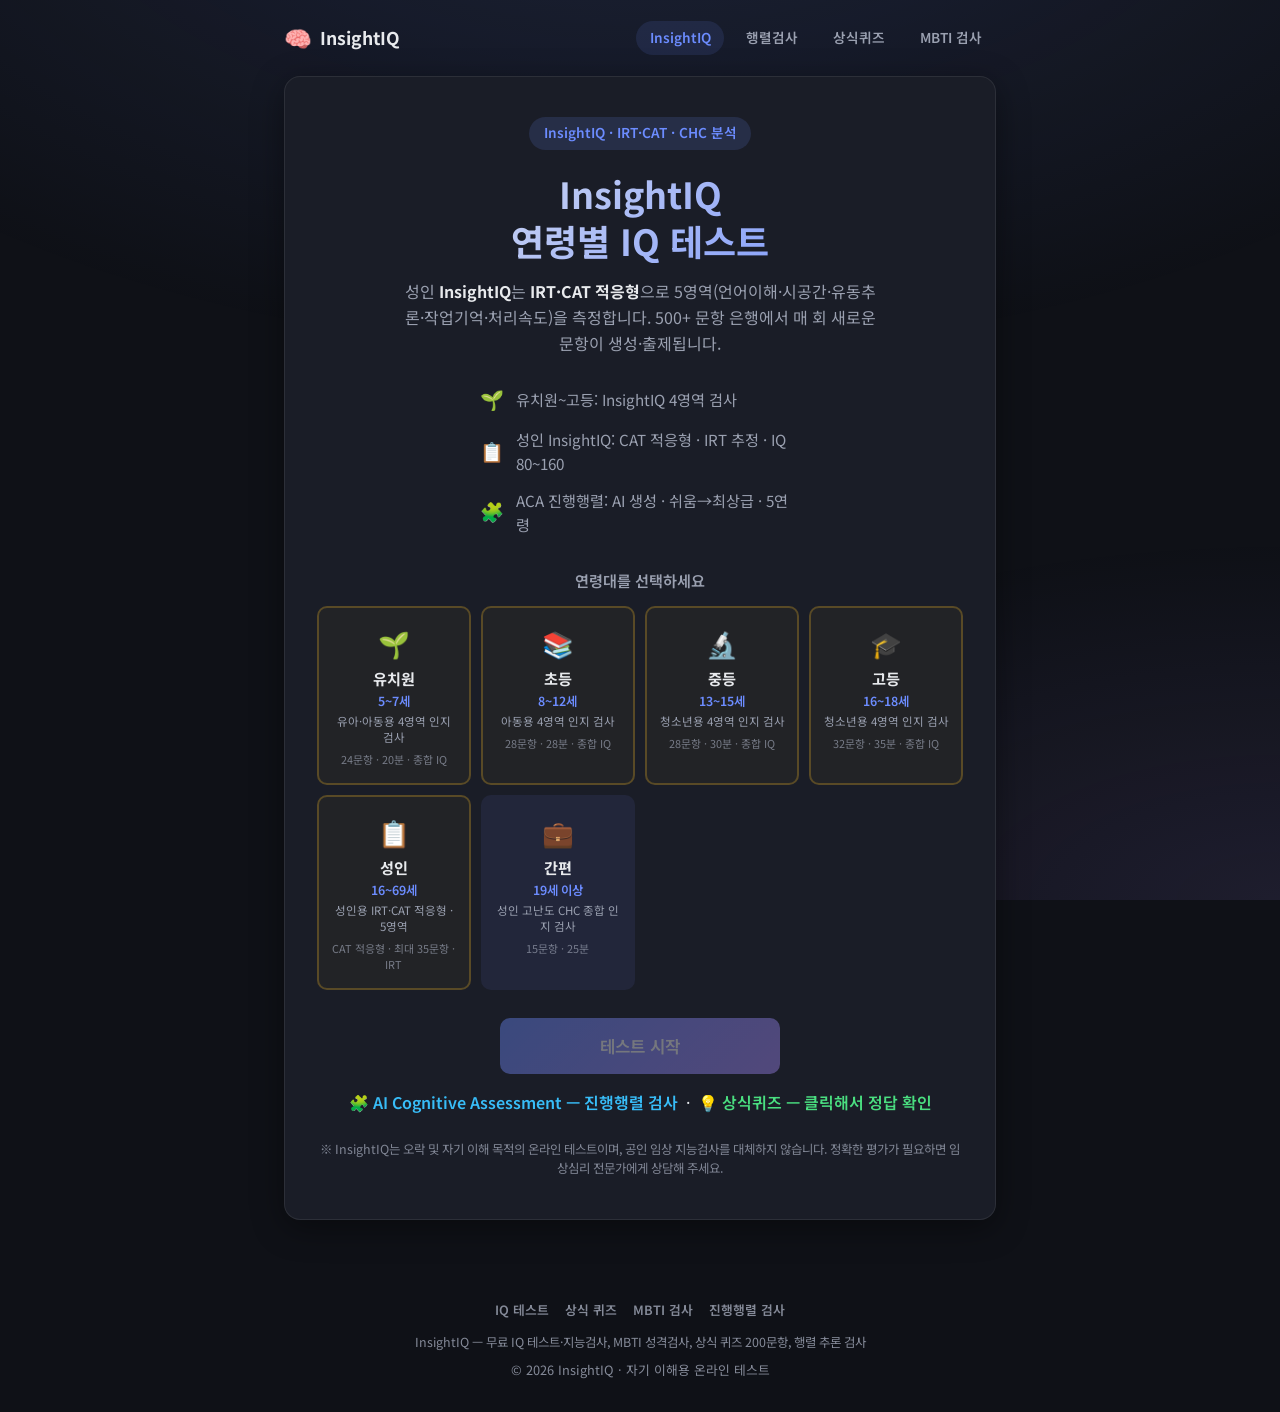
<file: index.html>
<!DOCTYPE html>
<html lang="ko">
<head>
  <meta charset="UTF-8">
  <meta name="viewport" content="width=device-width, initial-scale=1.0">
  <meta http-equiv="Cache-Control" content="no-cache, no-store, must-revalidate">
  <title>IQ 테스트 무료 | InsightIQ 연령별 지능검사</title>
  <meta name="description" content="무료 IQ 테스트 InsightIQ. 유치원·초등·중고등·성인 연령별 지능검사, IRT·CAT 적응형. MBTI 검사, 상식 퀴즈 200문항, 진행행렬 검사까지 한곳에서.">
  <meta name="keywords" content="IQ 테스트, IQ 테스트 무료, 지능검사, 지능테스트, IQ 검사, 연령별 IQ, 무료 IQ, InsightIQ">
  <meta name="robots" content="index, follow">
  <link rel="canonical" href="https://kyungrock.github.io/iq-mbti-test/">
  <meta property="og:site_name" content="InsightIQ">
  <meta property="og:locale" content="ko_KR">
  <meta property="og:type" content="website">
  <meta property="og:title" content="IQ 테스트 무료 | InsightIQ 연령별 지능검사">
  <meta property="og:description" content="무료 IQ 테스트·연령별 지능검사. MBTI, 상식 퀴즈, 진행행렬 검사도 InsightIQ에서.">
  <meta property="og:url" content="https://kyungrock.github.io/iq-mbti-test/">
  <meta name="twitter:card" content="summary">
  <meta name="twitter:title" content="IQ 테스트 무료 | InsightIQ">
  <meta name="twitter:description" content="연령별 무료 IQ 테스트·지능검사. MBTI·상식퀴즈·행렬검사 포함.">
  <script type="application/ld+json">
  {
    "@context": "https://schema.org",
    "@type": "WebSite",
    "name": "InsightIQ",
    "alternateName": ["IQ 테스트", "IQ 테스트 무료", "지능검사"],
    "url": "https://kyungrock.github.io/iq-mbti-test/",
    "inLanguage": "ko",
    "description": "무료 IQ 테스트, MBTI 검사, 상식 퀴즈, 진행행렬 인지검사를 제공하는 InsightIQ",
    "hasPart": [
      { "@type": "WebPage", "name": "IQ 테스트", "url": "https://kyungrock.github.io/iq-mbti-test/index.html" },
      { "@type": "WebPage", "name": "상식 퀴즈", "url": "https://kyungrock.github.io/iq-mbti-test/quiz.html" },
      { "@type": "WebPage", "name": "MBTI 검사", "url": "https://kyungrock.github.io/iq-mbti-test/mbti.html" },
      { "@type": "WebPage", "name": "진행행렬 검사", "url": "https://kyungrock.github.io/iq-mbti-test/aca.html" }
    ]
  }
  </script>
  <link rel="preconnect" href="https://fonts.googleapis.com">
  <link rel="preconnect" href="https://fonts.gstatic.com" crossorigin>
  <link href="https://fonts.googleapis.com/css2?family=Noto+Sans+KR:wght@400;500;600;700&family=JetBrains+Mono:wght@500&display=swap" rel="stylesheet">
  <link rel="stylesheet" href="css/style.css?v=4">
</head>
<body>
  <div class="bg-pattern" aria-hidden="true"></div>

  <header class="site-header site-header-nav">
    <a href="index.html" class="logo">
      <span class="logo-icon">🧠</span>
      <span class="logo-text">InsightIQ</span>
    </a>
    <nav class="site-nav">
      <a href="index.html" class="active">InsightIQ</a>
      <a href="aca.html">행렬검사</a>
      <a href="quiz.html">상식퀴즈</a>
      <a href="mbti.html">MBTI 검사</a>
    </nav>
  </header>

  <main id="app">
    <!-- 시작 화면 -->
    <section id="screen-start" class="screen active">
      <div class="card hero-card">
        <div class="hero-badge">InsightIQ · IRT·CAT · CHC 분석</div>
        <h1>InsightIQ<br>연령별 IQ 테스트</h1>
        <p class="hero-desc">
          성인 <strong>InsightIQ</strong>는 <strong>IRT·CAT 적응형</strong>으로 5영역(언어이해·시공간·유동추론·작업기억·처리속도)을 측정합니다.
          500+ 문항 은행에서 매 회 새로운 문항이 생성·출제됩니다.
        </p>
        <ul class="feature-list">
          <li>
            <span class="feature-icon">🌱</span>
            <span>유치원~고등: InsightIQ 4영역 검사</span>
          </li>
          <li>
            <span class="feature-icon">📋</span>
            <span>성인 InsightIQ: CAT 적응형 · IRT 추정 · IQ 80~160</span>
          </li>
          <li>
            <span class="feature-icon">🧩</span>
            <span>ACA 진행행렬: AI 생성 · 쉬움→최상급 · 5연령</span>
          </li>
        </ul>

        <div class="age-select-section">
          <h2 class="age-select-title">연령대를 선택하세요</h2>
          <div id="age-levels" class="age-level-grid" role="radiogroup" aria-label="연령대 선택"></div>
        </div>

        <button id="btn-start" class="btn btn-primary btn-lg" disabled>테스트 시작</button>
        <p style="text-align:center;margin-top:1rem;">
          <a href="aca.html" style="color:#38bdf8;text-decoration:none;font-weight:600;">🧩 AI Cognitive Assessment — 진행행렬 검사</a>
          &nbsp;·&nbsp;
          <a href="quiz.html" style="color:#4ade80;text-decoration:none;font-weight:600;">💡 상식퀴즈 — 클릭해서 정답 확인</a>
        </p>
        <p class="disclaimer">
          ※ InsightIQ는 오락 및 자기 이해 목적의 온라인 테스트이며, 공인 임상 지능검사를 대체하지 않습니다.
          정확한 평가가 필요하면 임상심리 전문가에게 상담해 주세요.
        </p>
      </div>
    </section>

    <!-- 테스트 화면 -->
    <section id="screen-test" class="screen">
      <div class="test-header">
        <div class="level-chip" id="test-level-chip"></div>
        <div class="progress-wrap">
          <div class="progress-bar">
            <div id="progress-fill" class="progress-fill"></div>
          </div>
          <span id="progress-text" class="progress-text">1 / 15</span>
        </div>
        <div id="timer" class="timer" aria-live="polite">
          <span class="timer-icon">⏱</span>
          <span id="timer-value">20:00</span>
        </div>
      </div>

      <div class="card question-card">
        <span id="category-badge" class="category-badge">논리</span>
        <h2 id="question-text" class="question-text"></h2>
        <div id="question-visual" class="question-visual" hidden></div>
        <div id="options" class="options" role="radiogroup" aria-labelledby="question-text"></div>
      </div>

      <div class="test-nav">
        <button id="btn-prev" class="btn btn-ghost" disabled>이전</button>
        <button id="btn-next" class="btn btn-primary">다음</button>
      </div>
    </section>

    <!-- 결과 화면 -->
    <section id="screen-result" class="screen">
      <div class="card result-card">
        <div class="result-age-badge" id="result-age-badge"></div>

        <div class="result-header">
          <p class="result-label" id="result-iq-label">추정 IQ <span class="result-norm">(연령 규준)</span></p>
          <div id="iq-score" class="iq-score">—</div>
          <p id="core-score" class="core-score" hidden>핵심 능력 지수 <span id="core-value">—</span></p>
          <p id="iq-level" class="iq-level"></p>
          <p id="iq-classification-desc" class="iq-classification-desc"></p>
        </div>

        <div class="result-stats">
          <div class="stat">
            <span class="stat-value" id="stat-correct">0</span>
            <span class="stat-label">정답</span>
          </div>
          <div class="stat">
            <span class="stat-value" id="stat-total">15</span>
            <span class="stat-label">총 문항</span>
          </div>
          <div class="stat">
            <span class="stat-value" id="stat-time">—</span>
            <span class="stat-label">소요 시간</span>
          </div>
          <div class="stat">
            <span class="stat-value" id="stat-percentile">—</span>
            <span class="stat-label">백분위</span>
          </div>
        </div>

        <div class="analysis-section">
          <h3>종합 분석</h3>
          <p id="result-summary" class="analysis-text"></p>
        </div>

        <div class="analysis-section" id="iq-index-section" hidden>
          <h3>InsightIQ 영역별 점수</h3>
          <div id="iq-index-bars"></div>
        </div>

        <div class="analysis-section">
          <h3 id="profile-section-title">인지 영역 프로필 (CHC)</h3>
          <div id="domain-bars"></div>
          <div id="cognitive-profile" class="cognitive-profile"></div>
        </div>

        <div class="category-breakdown" id="category-section">
          <h3 id="category-section-title">세부 영역별 성적</h3>
          <div id="category-bars"></div>
        </div>

        <div class="category-breakdown" id="iq-detail-section" hidden>
          <h3>InsightIQ 세부 항목별 성적</h3>
          <div id="iq-detail-bars"></div>
        </div>

        <div class="analysis-grid">
          <div class="analysis-box strength-box">
            <h4>💪 강점 영역</h4>
            <p id="strength-text"></p>
          </div>
          <div class="analysis-box weakness-box">
            <h4>📌 보완 영역</h4>
            <p id="weakness-text"></p>
          </div>
        </div>

        <div class="analysis-section">
          <h3>연령대 비교 해석</h3>
          <p id="comparison-text" class="analysis-text"></p>
        </div>

        <div class="analysis-section recommendations">
          <h3>맞춤 학습 권장</h3>
          <ul id="recommendations-list" class="recommendations-list"></ul>
        </div>

        <div class="result-actions">
          <button id="btn-retry" class="btn btn-primary">다시 테스트</button>
          <button id="btn-share" class="btn btn-ghost">결과 공유</button>
        </div>
      </div>
    </section>
  </main>

  <footer class="site-footer">
    <nav class="site-footer-nav" aria-label="InsightIQ 메뉴">
      <a href="index.html">IQ 테스트</a>
      <a href="quiz.html">상식 퀴즈</a>
      <a href="mbti.html">MBTI 검사</a>
      <a href="aca.html">진행행렬 검사</a>
    </nav>
    <p class="site-footer-desc">InsightIQ — 무료 IQ 테스트·지능검사, MBTI 성격검사, 상식 퀴즈 200문항, 행렬 추론 검사</p>
    <p>© 2026 InsightIQ · 자기 이해용 온라인 테스트</p>
  </footer>

  <script src="js/shuffle.js?v=4"></script>
  <script src="js/insightiq-levels.js?v=4"></script>
  <script src="js/questions.js?v=4"></script>
  <script src="js/adult-questions.js?v=4"></script>
  <script src="js/questions-extra.js?v=4"></script>
  <script src="js/insightiq-irt.js?v=4"></script>
  <script src="js/insightiq-generator.js?v=4"></script>
  <script src="js/insightiq-cat.js?v=4"></script>
  <script src="js/insightiq-youth-questions.js?v=4"></script>
  <script src="js/analysis.js?v=4"></script>
  <script src="js/insightiq-analysis.js?v=4"></script>
  <script src="js/app.js?v=6"></script>
</body>
</html>
</file>
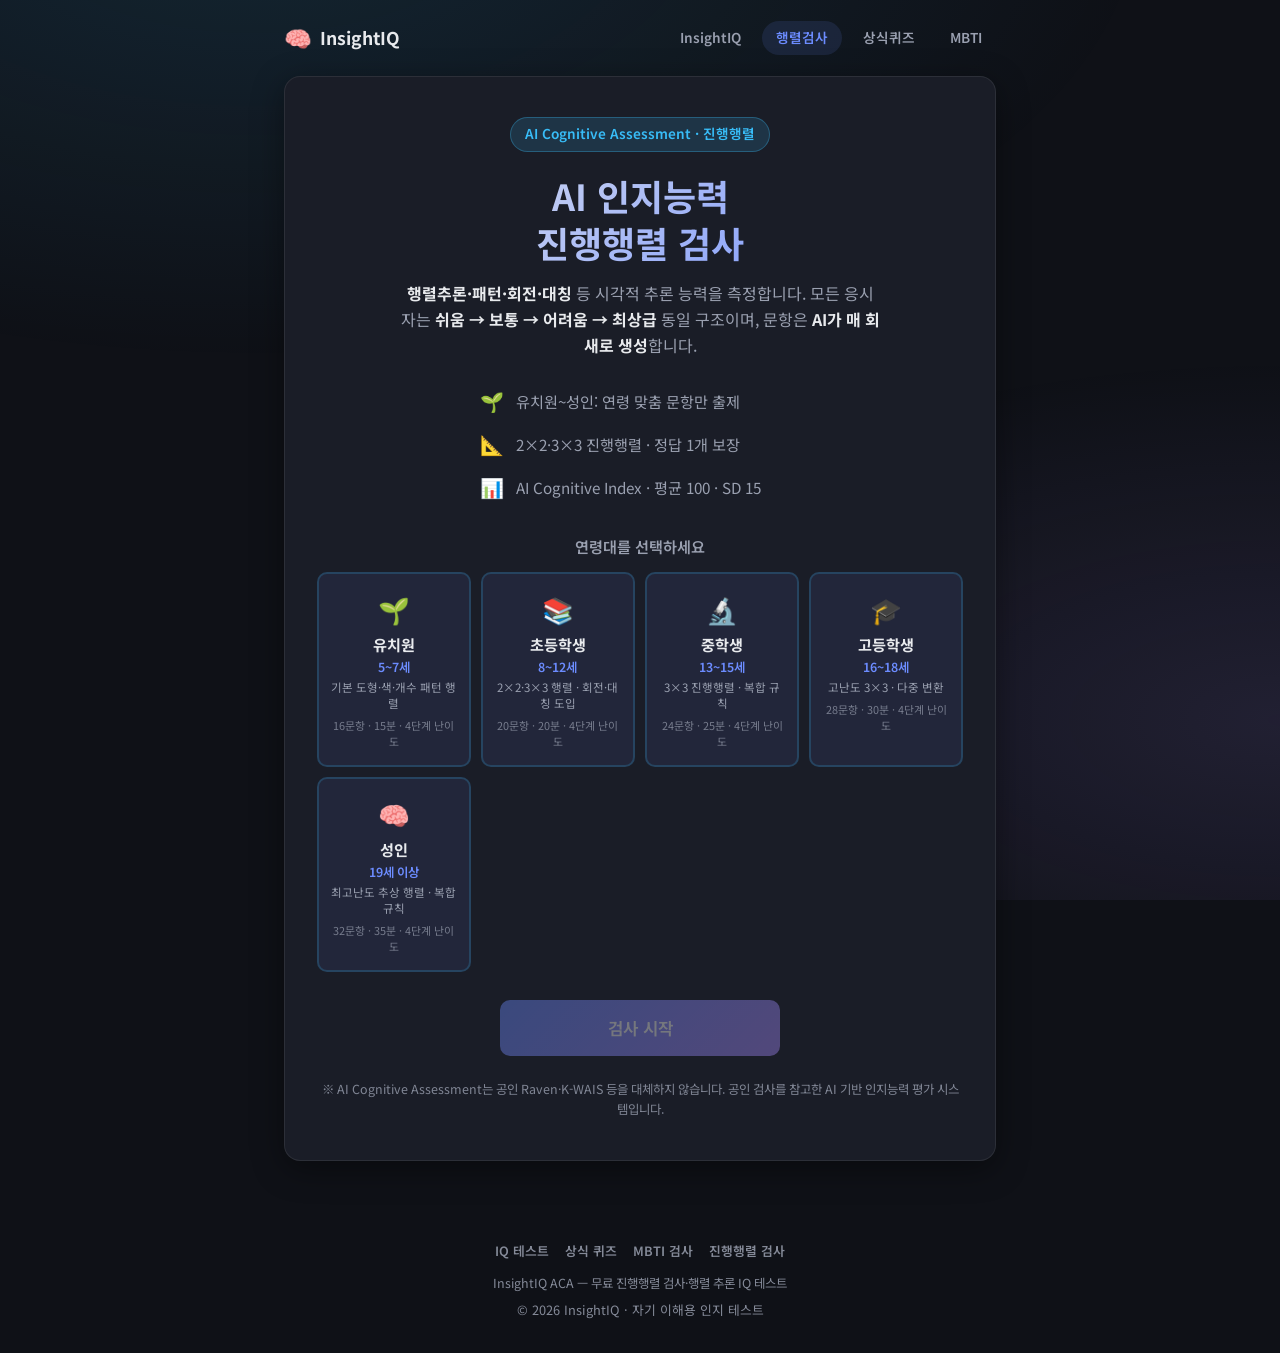
<file: aca.html>
<!DOCTYPE html>
<html lang="ko">
<head>
  <meta charset="UTF-8">
  <meta name="viewport" content="width=device-width, initial-scale=1.0">
  <meta http-equiv="Cache-Control" content="no-cache, no-store, must-revalidate">
  <title>진행행렬 검사 무료 | IQ 행렬 추론 테스트 ACA</title>
  <meta name="description" content="무료 진행행렬 검사 ACA. 레이븐형 행렬 추론·IQ 관련 인지검사. 연령별 쉬움~최상급, 매 회 AI 생성 문항. InsightIQ 행렬검사.">
  <meta name="keywords" content="진행행렬 검사, 행렬 검사, 레이븐 검사, IQ 행렬, 추론 검사, 인지검사, ACA, 행렬 IQ">
  <meta name="robots" content="index, follow">
  <link rel="canonical" href="https://kyungrock.github.io/iq-mbti-test/aca.html">
  <meta property="og:site_name" content="InsightIQ">
  <meta property="og:locale" content="ko_KR">
  <meta property="og:type" content="website">
  <meta property="og:title" content="진행행렬 검사 무료 | InsightIQ ACA">
  <meta property="og:description" content="연령별 진행행렬 추론 검사. IQ·인지능력 행렬 테스트.">
  <meta property="og:url" content="https://kyungrock.github.io/iq-mbti-test/aca.html">
  <meta name="twitter:card" content="summary">
  <meta name="twitter:title" content="진행행렬 검사 무료 | InsightIQ">
  <meta name="twitter:description" content="무료 ACA 진행행렬 검사 — 행렬 추론·인지검사.">
  <link rel="preconnect" href="https://fonts.googleapis.com">
  <link rel="preconnect" href="https://fonts.gstatic.com" crossorigin>
  <link href="https://fonts.googleapis.com/css2?family=Noto+Sans+KR:wght@400;500;600;700&family=JetBrains+Mono:wght@500&display=swap" rel="stylesheet">
  <link rel="stylesheet" href="css/style.css?v=5">
  <link rel="stylesheet" href="css/aca.css?v=5">
</head>
<body>
  <div class="bg-pattern aca-bg" aria-hidden="true"></div>

  <header class="site-header site-header-nav">
    <a href="index.html" class="logo">
      <span class="logo-icon">🧠</span>
      <span class="logo-text">InsightIQ</span>
    </a>
    <nav class="site-nav">
      <a href="index.html">InsightIQ</a>
      <a href="aca.html" class="active">행렬검사</a>
      <a href="quiz.html">상식퀴즈</a>
      <a href="mbti.html">MBTI</a>
    </nav>
  </header>

  <main id="app">
    <section id="screen-start" class="screen active">
      <div class="card hero-card">
        <div class="hero-badge aca-badge">AI Cognitive Assessment · 진행행렬</div>
        <h1>AI 인지능력<br>진행행렬 검사</h1>
        <p class="hero-desc">
          <strong>행렬추론·패턴·회전·대칭</strong> 등 시각적 추론 능력을 측정합니다.
          모든 응시자는 <strong>쉬움 → 보통 → 어려움 → 최상급</strong> 동일 구조이며,
          문항은 <strong>AI가 매 회 새로 생성</strong>합니다.
        </p>
        <ul class="feature-list">
          <li><span class="feature-icon">🌱</span><span>유치원~성인: 연령 맞춤 문항만 출제</span></li>
          <li><span class="feature-icon">📐</span><span>2×2·3×3 진행행렬 · 정답 1개 보장</span></li>
          <li><span class="feature-icon">📊</span><span>AI Cognitive Index · 평균 100 · SD 15</span></li>
        </ul>

        <div class="age-select-section">
          <h2 class="age-select-title">연령대를 선택하세요</h2>
          <div id="age-levels" class="age-level-grid" role="radiogroup" aria-label="연령대 선택"></div>
        </div>

        <button id="btn-start" class="btn btn-primary btn-lg" disabled>검사 시작</button>
        <p class="disclaimer">
          ※ AI Cognitive Assessment는 공인 Raven·K-WAIS 등을 대체하지 않습니다.
          공인 검사를 참고한 AI 기반 인지능력 평가 시스템입니다.
        </p>
      </div>
    </section>

    <section id="screen-test" class="screen">
      <div class="test-header">
        <div class="level-chip" id="test-level-chip"></div>
        <div id="tier-chip" class="tier-chip tier-1">쉬움</div>
        <div class="progress-wrap">
          <div class="progress-bar">
            <div id="progress-fill" class="progress-fill"></div>
          </div>
          <span id="progress-text" class="progress-text">1 / 16</span>
        </div>
        <div id="timer" class="timer" aria-live="polite">
          <span class="timer-icon">⏱</span>
          <span id="timer-value">15:00</span>
        </div>
      </div>

      <div class="card question-card aca-question-card">
        <h2 id="question-text" class="question-text">빈 칸에 들어갈 도형을 고르세요.</h2>
        <div id="matrix-wrap" class="aca-matrix-wrap"></div>
        <div id="options" class="aca-options" role="radiogroup" aria-labelledby="question-text"></div>
      </div>

      <div class="test-nav">
        <button id="btn-prev" class="btn btn-ghost" disabled>이전</button>
        <button id="btn-next" class="btn btn-primary">다음</button>
      </div>
    </section>

    <section id="screen-result" class="screen">
      <div class="card result-card">
        <div class="result-age-badge" id="result-age-badge"></div>

        <div class="result-header">
          <p class="result-label aca-index-label">AI Cognitive Index <span>(연령 규준 · 평균 100, SD 15)</span></p>
          <div id="iq-score" class="iq-score">—</div>
          <p id="reliability-line" class="core-score">신뢰도 <span id="reliability-value">—</span></p>
          <p id="iq-level" class="iq-level"></p>
          <p id="iq-classification-desc" class="iq-classification-desc"></p>
        </div>

        <div class="result-stats">
          <div class="stat">
            <span class="stat-value" id="stat-correct">0</span>
            <span class="stat-label">정답</span>
          </div>
          <div class="stat">
            <span class="stat-value" id="stat-total">16</span>
            <span class="stat-label">총 문항</span>
          </div>
          <div class="stat">
            <span class="stat-value" id="stat-time">—</span>
            <span class="stat-label">소요 시간</span>
          </div>
          <div class="stat reliability-stat">
            <span class="stat-value" id="stat-percentile">—</span>
            <span class="stat-label">백분위</span>
          </div>
        </div>

        <div class="analysis-section">
          <h3>종합 분석</h3>
          <p id="result-summary" class="analysis-text"></p>
        </div>

        <div class="analysis-section">
          <h3>영역별 점수</h3>
          <div id="domain-bars"></div>
        </div>

        <div class="analysis-section aca-tier-bars">
          <h3>난이도별 수행</h3>
          <div id="tier-bars"></div>
        </div>

        <div class="analysis-grid">
          <div class="analysis-box strength-box">
            <h4>💪 강점</h4>
            <p id="strength-text"></p>
          </div>
          <div class="analysis-box weakness-box">
            <h4>📌 약점</h4>
            <p id="weakness-text"></p>
          </div>
        </div>

        <div class="analysis-section">
          <h3>연령대 내 순위 해석</h3>
          <p id="comparison-text" class="analysis-text"></p>
        </div>

        <div class="analysis-section recommendations">
          <h3>훈련 권장</h3>
          <ul id="recommendations-list" class="recommendations-list"></ul>
        </div>

        <div class="analysis-section">
          <h3>인지 프로필</h3>
          <div id="cognitive-profile" class="cognitive-profile"></div>
        </div>

        <div class="result-actions">
          <button id="btn-retry" class="btn btn-primary">다시 검사</button>
          <button id="btn-share" class="btn btn-ghost">결과 공유</button>
        </div>
      </div>
    </section>
  </main>

  <footer class="site-footer">
    <nav class="site-footer-nav" aria-label="InsightIQ 메뉴">
      <a href="index.html">IQ 테스트</a>
      <a href="quiz.html">상식 퀴즈</a>
      <a href="mbti.html">MBTI 검사</a>
      <a href="aca.html">진행행렬 검사</a>
    </nav>
    <p class="site-footer-desc">InsightIQ ACA — 무료 진행행렬 검사·행렬 추론 IQ 테스트</p>
    <p>© 2026 InsightIQ · 자기 이해용 인지 테스트</p>
  </footer>

  <script src="js/shuffle.js?v=5"></script>
  <script src="js/insightiq-irt.js?v=5"></script>
  <script src="js/analysis.js?v=5"></script>
  <script src="js/aca-config.js?v=5"></script>
  <script src="js/aca-matrix-engine.js?v=5"></script>
  <script src="js/aca-generator.js?v=5"></script>
  <script src="js/aca-analysis.js?v=5"></script>
  <script src="js/aca-app.js?v=5"></script>
</body>
</html>
</file>
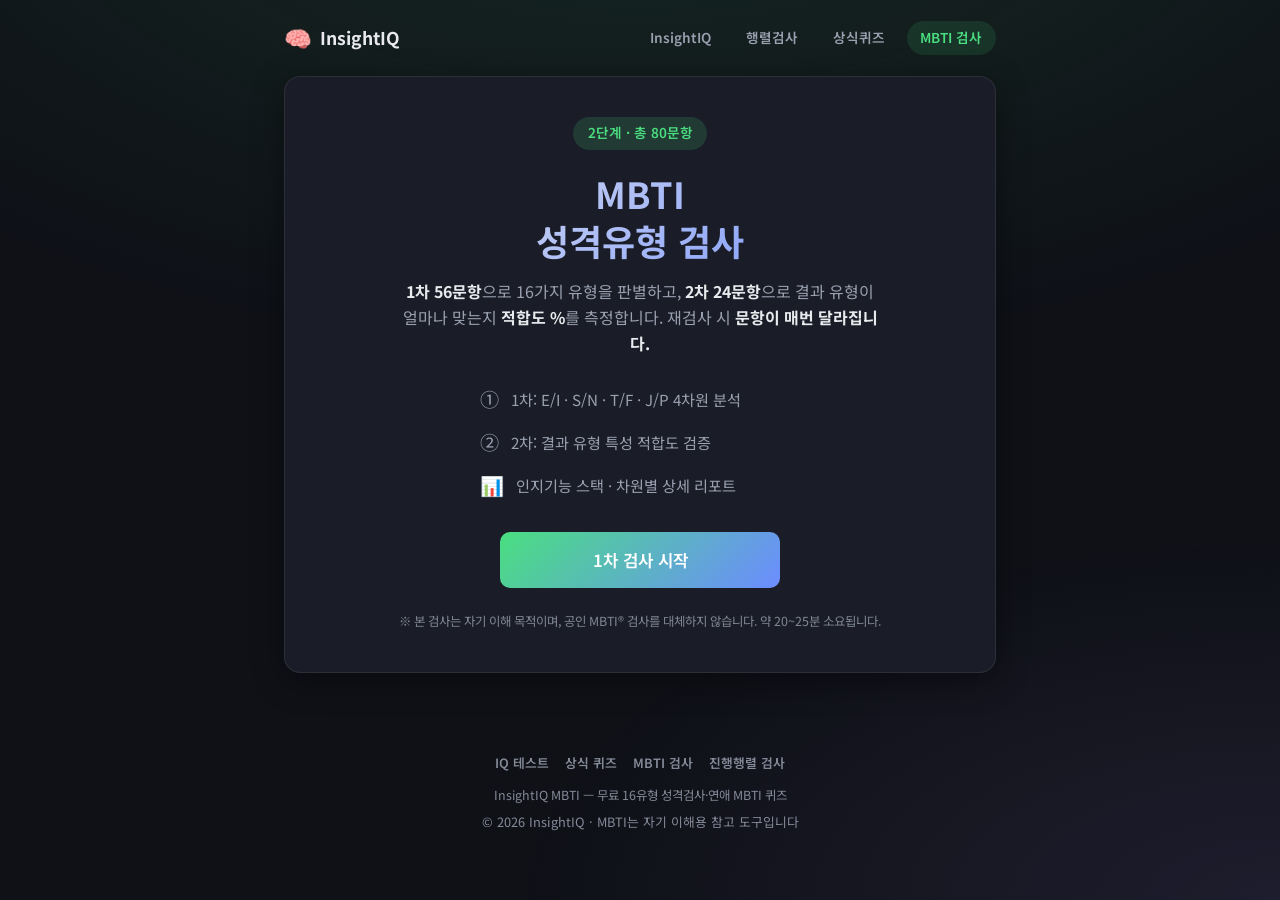
<file: mbti.html>
<!DOCTYPE html>
<html lang="ko">
<head>
  <meta charset="UTF-8">
  <meta name="viewport" content="width=device-width, initial-scale=1.0">
  <title>MBTI 검사 무료 | 연애 성격유형 테스트 80문항</title>
  <meta name="description" content="무료 MBTI 검사 80문항. 16가지 성격유형 분석 + 유형별 2차 검사. 연애 MBTI 상식 퀴즈도 InsightIQ에서 함께 즐기세요.">
  <meta name="keywords" content="MBTI 검사, MBTI 테스트, MBTI 무료, 성격유형검사, 연애 MBTI, 16유형, MBTI 연애">
  <meta name="robots" content="index, follow">
  <link rel="canonical" href="https://kyungrock.github.io/iq-mbti-test/mbti.html">
  <meta property="og:site_name" content="InsightIQ">
  <meta property="og:locale" content="ko_KR">
  <meta property="og:type" content="website">
  <meta property="og:title" content="MBTI 검사 무료 | InsightIQ">
  <meta property="og:description" content="80문항 MBTI 성격유형 검사. 1차 유형 + 2차 적합도 분석.">
  <meta property="og:url" content="https://kyungrock.github.io/iq-mbti-test/mbti.html">
  <meta name="twitter:card" content="summary">
  <meta name="twitter:title" content="MBTI 검사 무료 | InsightIQ">
  <meta name="twitter:description" content="무료 MBTI 80문항 — 16유형 성격·연애 성향 분석.">
  <link rel="preconnect" href="https://fonts.googleapis.com">
  <link rel="preconnect" href="https://fonts.gstatic.com" crossorigin>
  <link href="https://fonts.googleapis.com/css2?family=Noto+Sans+KR:wght@400;500;600;700&family=JetBrains+Mono:wght@500&display=swap" rel="stylesheet">
  <link rel="stylesheet" href="css/style.css">
  <link rel="stylesheet" href="css/mbti.css">
</head>
<body>
  <div class="bg-pattern mbti-bg" aria-hidden="true"></div>

  <header class="site-header site-header-nav">
    <a href="index.html" class="logo">
      <span class="logo-icon">🧠</span>
      <span class="logo-text">InsightIQ</span>
    </a>
    <nav class="site-nav">
      <a href="index.html">InsightIQ</a>
      <a href="aca.html">행렬검사</a>
      <a href="quiz.html">상식퀴즈</a>
      <a href="mbti.html" class="active">MBTI 검사</a>
    </nav>
  </header>

  <main id="app">
    <!-- 시작 -->
    <section id="screen-start" class="screen active">
      <div class="card hero-card">
        <div class="hero-badge mbti-badge">2단계 · 총 80문항</div>
        <h1>MBTI<br>성격유형 검사</h1>
        <p class="hero-desc">
          <strong>1차 56문항</strong>으로 16가지 유형을 판별하고,
          <strong>2차 24문항</strong>으로 결과 유형이 얼마나 맞는지 <strong>적합도 %</strong>를 측정합니다.
          재검사 시 <strong>문항이 매번 달라집니다.</strong>
        </p>
        <ul class="feature-list">
          <li><span class="feature-icon">①</span><span>1차: E/I · S/N · T/F · J/P 4차원 분석</span></li>
          <li><span class="feature-icon">②</span><span>2차: 결과 유형 특성 적합도 검증</span></li>
          <li><span class="feature-icon">📊</span><span>인지기능 스택 · 차원별 상세 리포트</span></li>
        </ul>
        <button id="btn-start" class="btn btn-primary btn-lg mbti-btn">1차 검사 시작</button>
        <p class="disclaimer">※ 본 검사는 자기 이해 목적이며, 공인 MBTI® 검사를 대체하지 않습니다. 약 20~25분 소요됩니다.</p>
      </div>
    </section>

    <!-- 1차 검사 -->
    <section id="screen-phase1" class="screen">
      <div class="test-header">
        <div class="phase-chip">1차 검사 · 유형 판별</div>
        <div class="progress-wrap">
          <div class="progress-bar"><div id="p1-progress-fill" class="progress-fill mbti-fill"></div></div>
          <span id="p1-progress-text" class="progress-text">1 / 56</span>
        </div>
      </div>
      <div class="card question-card">
        <p class="phase-instruction">나에게 해당하는 정도를 선택하세요</p>
        <h2 id="p1-question-text" class="question-text"></h2>
        <div id="p1-likert" class="likert-scale"></div>
      </div>
      <div class="test-nav">
        <button id="p1-prev" class="btn btn-ghost" disabled>이전</button>
        <button id="p1-next" class="btn btn-primary mbti-btn">다음</button>
      </div>
    </section>

    <!-- 1차 완료 → 2차 안내 -->
    <section id="screen-bridge" class="screen">
      <div class="card hero-card bridge-card">
        <p class="bridge-label">1차 검사 완료</p>
        <div id="bridge-type" class="bridge-type">INTJ</div>
        <p id="bridge-type-name" class="bridge-type-name">전략가</p>
        <p id="bridge-desc" class="bridge-desc"></p>
        <div class="bridge-dims" id="bridge-dims"></div>
        <p class="bridge-next">
          이제 <strong>2차 적합도 검사</strong>를 진행합니다.<br>
          결과 유형의 특성 24가지가 나에게 얼마나 해당되는지 확인합니다.
        </p>
        <button id="btn-phase2" class="btn btn-primary btn-lg mbti-btn">2차 검사 시작 (24문항)</button>
      </div>
    </section>

    <!-- 2차 검사 -->
    <section id="screen-phase2" class="screen">
      <div class="test-header">
        <div class="phase-chip phase-chip-2">2차 검사 · 유형 적합도</div>
        <div class="progress-wrap">
          <div class="progress-bar"><div id="p2-progress-fill" class="progress-fill mbti-fill"></div></div>
          <span id="p2-progress-text" class="progress-text">1 / 24</span>
        </div>
      </div>
      <div class="card question-card">
        <div class="verify-type-tag" id="p2-type-tag">INTJ</div>
        <p class="phase-instruction">아래 문장이 나에게 얼마나 해당되나요?</p>
        <h2 id="p2-question-text" class="question-text"></h2>
        <div id="p2-likert" class="likert-scale"></div>
      </div>
      <div class="test-nav">
        <button id="p2-prev" class="btn btn-ghost" disabled>이전</button>
        <button id="p2-next" class="btn btn-primary mbti-btn">다음</button>
      </div>
    </section>

    <!-- 최종 결과 -->
    <section id="screen-result" class="screen">
      <div class="card result-card mbti-result">
        <div id="result-type-header" class="mbti-type-header"></div>

        <div class="fit-score-section">
          <p class="result-label">유형 적합도</p>
          <div id="fit-percent" class="fit-percent">—%</div>
          <p id="fit-level" class="fit-level"></p>
          <p id="fit-desc" class="fit-desc"></p>
        </div>

        <div class="result-stats">
          <div class="stat"><span class="stat-value" id="stat-phase1">56</span><span class="stat-label">1차 문항</span></div>
          <div class="stat"><span class="stat-value" id="stat-phase2">24</span><span class="stat-label">2차 문항</span></div>
          <div class="stat"><span class="stat-value" id="stat-clarity">—</span><span class="stat-label">차원 명확도</span></div>
          <div class="stat"><span class="stat-value" id="stat-total">80</span><span class="stat-label">총 문항</span></div>
        </div>

        <div class="analysis-section">
          <h3>종합 분석</h3>
          <p id="result-summary" class="analysis-text"></p>
        </div>

        <div class="analysis-section">
          <h3>4차원 프로필</h3>
          <div id="dimension-bars"></div>
        </div>

        <div class="analysis-section">
          <h3>인지 기능 스택</h3>
          <div id="cognitive-stack" class="cognitive-stack"></div>
        </div>

        <div class="analysis-section" id="secondary-section" hidden>
          <h3>경계형 가능 유형</h3>
          <p id="secondary-types" class="analysis-text"></p>
        </div>

        <div class="analysis-section">
          <h3>2차 적합도 상세 (유형 특성별)</h3>
          <div id="fit-breakdown" class="fit-breakdown"></div>
        </div>

        <div class="result-actions">
          <button id="btn-retry" class="btn btn-primary mbti-btn">처음부터 다시</button>
          <button id="btn-share" class="btn btn-ghost">결과 공유</button>
        </div>
      </div>
    </section>
  </main>

  <footer class="site-footer">
    <nav class="site-footer-nav" aria-label="InsightIQ 메뉴">
      <a href="index.html">IQ 테스트</a>
      <a href="quiz.html">상식 퀴즈</a>
      <a href="mbti.html">MBTI 검사</a>
      <a href="aca.html">진행행렬 검사</a>
    </nav>
    <p class="site-footer-desc">InsightIQ MBTI — 무료 16유형 성격검사·연애 MBTI 퀴즈</p>
    <p>© 2026 InsightIQ · MBTI는 자기 이해용 참고 도구입니다</p>
  </footer>

  <script src="js/shuffle.js"></script>
  <script src="js/mbti-types.js"></script>
  <script src="js/mbti-traits-extra.js"></script>
  <script src="js/mbti-questions.js"></script>
  <script src="js/mbti-questions-extra.js"></script>
  <script src="js/mbti-analysis.js"></script>
  <script src="js/mbti-app.js"></script>
</body>
</html>
</file>
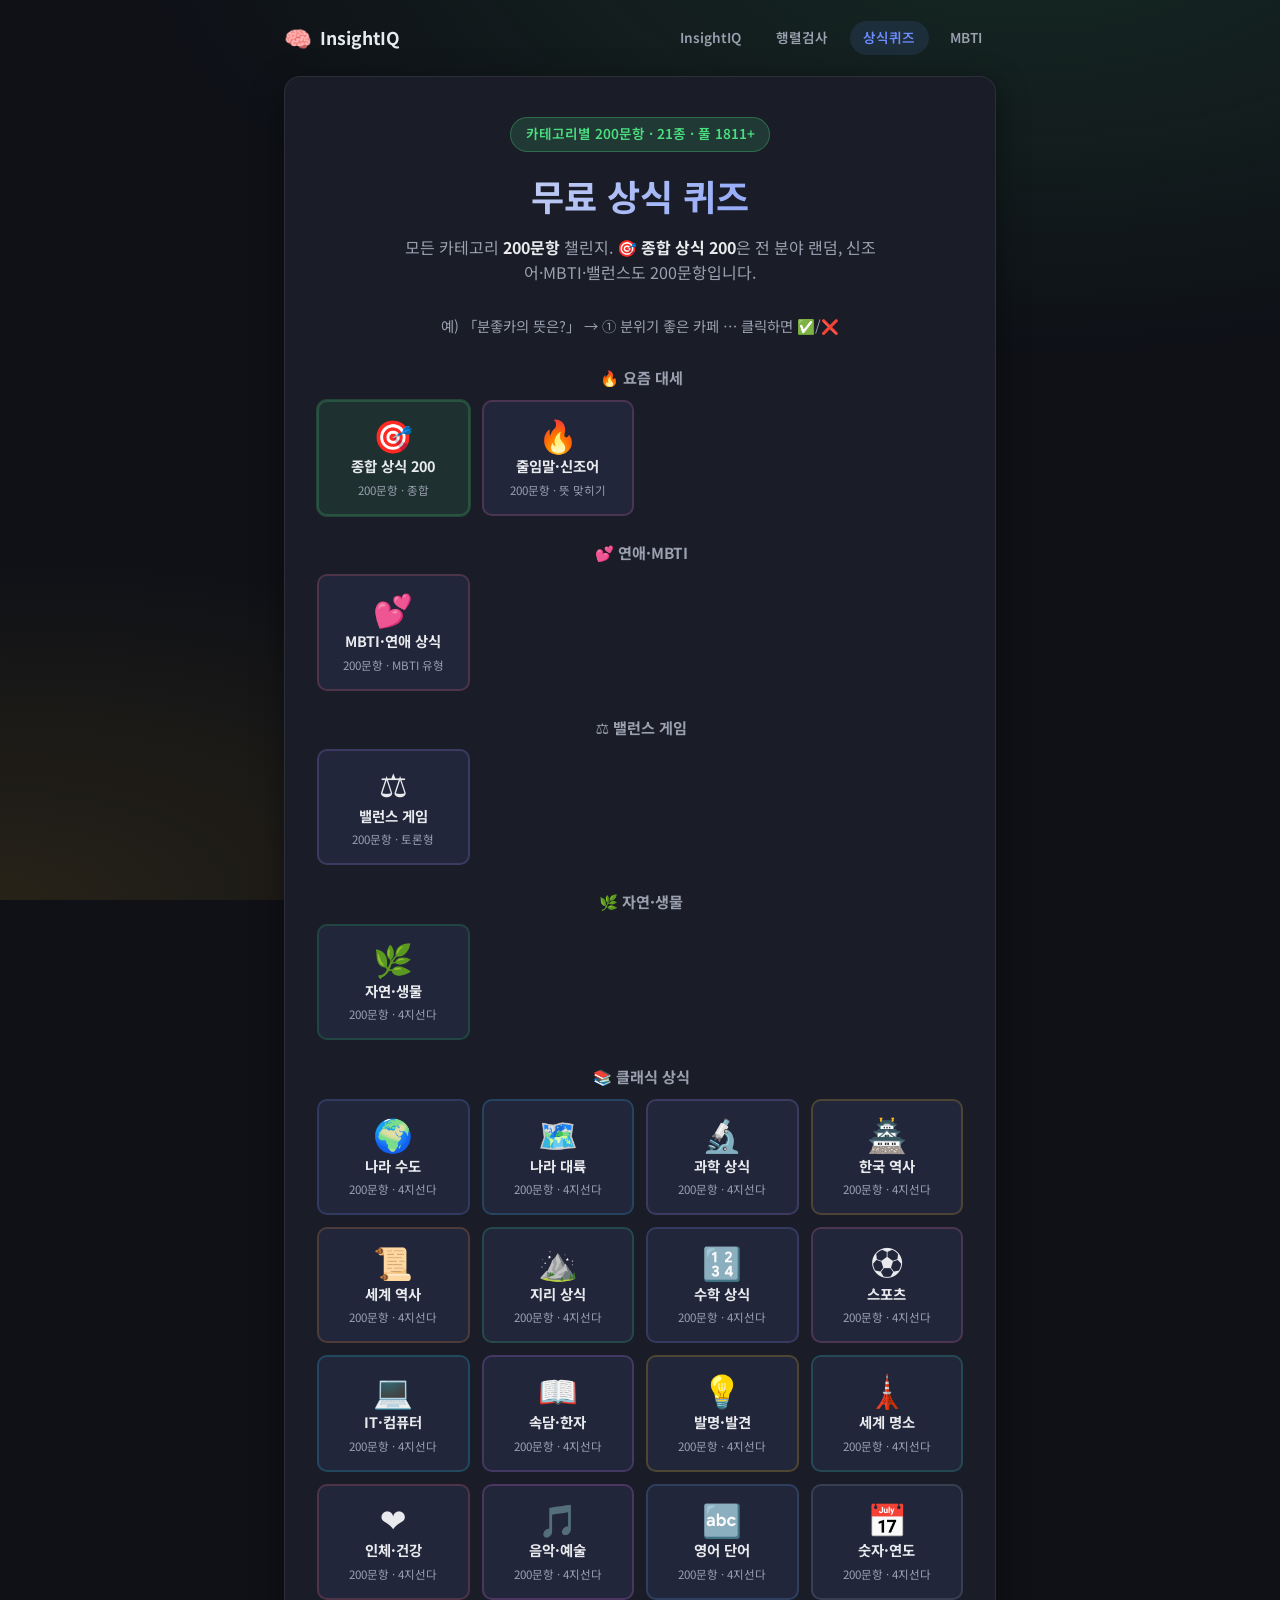
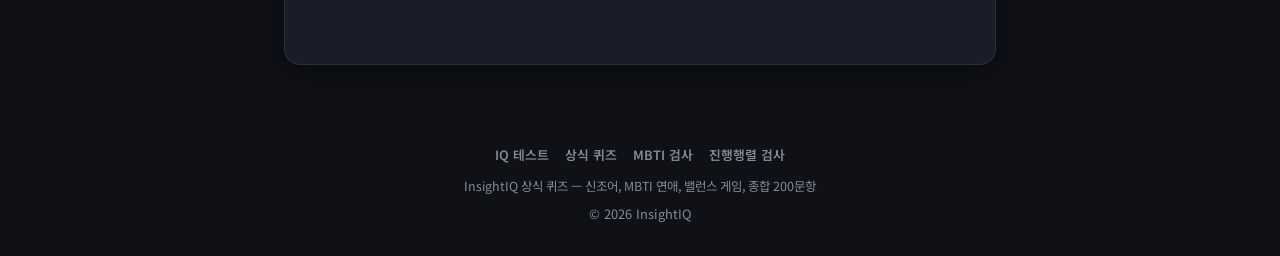
<file: quiz.html>
<!DOCTYPE html>
<html lang="ko">
<head>
  <meta charset="UTF-8">
  <meta name="viewport" content="width=device-width, initial-scale=1.0">
  <meta http-equiv="Cache-Control" content="no-cache, no-store, must-revalidate">
  <title>상식 퀴즈 무료 | 200문항 신조어 MBTI 밸런스 게임</title>
  <meta name="description" content="무료 상식 퀴즈 200문항. 신조어·줄임말, 연애 MBTI, 밸런스 게임, 나라 수도·과학·자연생물 등 21종 4지선다. 친구와 함께 풀어보세요.">
  <meta name="keywords" content="상식 퀴즈, 상식퀴즈, 무료 퀴즈, 신조어 퀴즈, 밸런스 게임, MBTI 연애, 4지선다 퀴즈, 상식 테스트">
  <meta name="robots" content="index, follow">
  <link rel="canonical" href="https://kyungrock.github.io/iq-mbti-test/quiz.html">
  <meta property="og:site_name" content="InsightIQ">
  <meta property="og:locale" content="ko_KR">
  <meta property="og:type" content="website">
  <meta property="og:title" content="상식 퀴즈 무료 | 200문항 InsightIQ">
  <meta property="og:description" content="신조어, MBTI 연애, 밸런스 게임, 종합 상식 200문항 무료 퀴즈.">
  <meta property="og:url" content="https://kyungrock.github.io/iq-mbti-test/quiz.html">
  <meta name="twitter:card" content="summary">
  <meta name="twitter:title" content="상식 퀴즈 무료 | InsightIQ">
  <meta name="twitter:description" content="200문항 상식 퀴즈 — 신조어·MBTI·밸런스·종합 상식.">
  <link rel="preconnect" href="https://fonts.googleapis.com">
  <link rel="preconnect" href="https://fonts.gstatic.com" crossorigin>
  <link href="https://fonts.googleapis.com/css2?family=Noto+Sans+KR:wght@400;500;600;700&family=JetBrains+Mono:wght@500&display=swap" rel="stylesheet">
  <link rel="stylesheet" href="css/style.css?v=6">
  <link rel="stylesheet" href="css/quiz.css?v=7">
</head>
<body>
  <div class="bg-pattern quiz-bg" aria-hidden="true"></div>

  <header class="site-header site-header-nav">
    <a href="index.html" class="logo">
      <span class="logo-icon">🧠</span>
      <span class="logo-text">InsightIQ</span>
    </a>
    <nav class="site-nav">
      <a href="index.html">InsightIQ</a>
      <a href="aca.html">행렬검사</a>
      <a href="quiz.html" class="active">상식퀴즈</a>
      <a href="mbti.html">MBTI</a>
    </nav>
  </header>

  <main id="app">
    <section id="screen-categories" class="screen active">
      <div class="card hero-card">
        <div class="hero-badge quiz-badge" id="quiz-hero-badge">4지선다 퀴즈 · 20종</div>
        <h1>무료 상식 퀴즈</h1>
        <p class="hero-desc">
          모든 카테고리 <strong>200문항</strong> 챌린지.
          <strong>🎯 종합 상식 200</strong>은 전 분야 랜덤, 신조어·MBTI·밸런스도 200문항입니다.
        </p>
        <p class="hero-desc" style="font-size:0.9rem;margin-top:0.5rem;">
          예) 「분좋카의 뜻은?」 → ① 분위기 좋은 카페 … 클릭하면 ✅/❌
        </p>
        <div id="category-grid"></div>
      </div>
    </section>

    <section id="screen-play" class="screen">
      <div class="card">
        <div class="quiz-play-header">
          <button id="btn-back" class="btn btn-ghost" type="button">← 목록</button>
          <div class="quiz-play-title">
            <span id="play-icon"></span>
            <span id="play-title"></span>
          </div>
          <span id="play-progress" class="quiz-progress-text">1 / 50</span>
        </div>

        <div id="quiz-score-bar" class="quiz-score-bar">
          <span>정답 <strong id="stat-correct">0</strong></span>
          <span>오답 <strong id="stat-wrong">0</strong></span>
          <span>남은 문제 <strong id="stat-remaining">0</strong></span>
        </div>

        <div class="quiz-mc-area">
          <p class="quiz-q-label">문제</p>
          <h2 id="question-text" class="quiz-question-text"></h2>
          <p id="quiz-options-label" class="quiz-options-label">보기 — 하나를 선택하세요</p>
          <div id="quiz-options" class="quiz-options" role="radiogroup" aria-labelledby="question-text"></div>
          <p id="quiz-feedback" class="quiz-feedback" hidden aria-live="polite"></p>
        </div>

        <div class="quiz-play-nav">
          <button id="btn-prev" class="btn btn-ghost" type="button">이전</button>
          <button id="btn-shuffle" class="btn btn-ghost" type="button">🔀 섞기</button>
          <button id="btn-next" class="btn btn-primary" type="button" disabled>다음</button>
        </div>
      </div>
    </section>

    <section id="screen-done" class="screen">
      <div class="card quiz-done-card">
        <h2>🎉 퀴즈 완료!</h2>
        <p id="done-message" class="hero-desc"></p>
        <div class="quiz-done-stats">
          <div class="quiz-done-stat">
            <div class="value" id="done-correct">0</div>
            <div class="label">정답</div>
          </div>
          <div class="quiz-done-stat">
            <div class="value" id="done-total">0</div>
            <div class="label">총 문항</div>
          </div>
          <div class="quiz-done-stat">
            <div class="value" id="done-percent">0%</div>
            <div class="label">정답률</div>
          </div>
        </div>
        <div class="result-actions">
          <button id="btn-replay" class="btn btn-primary">다시 하기</button>
          <button id="btn-home" class="btn btn-ghost">다른 퀴즈</button>
        </div>
      </div>
    </section>
  </main>

  <footer class="site-footer">
    <nav class="site-footer-nav" aria-label="InsightIQ 메뉴">
      <a href="index.html">IQ 테스트</a>
      <a href="quiz.html">상식 퀴즈</a>
      <a href="mbti.html">MBTI 검사</a>
      <a href="aca.html">진행행렬 검사</a>
    </nav>
    <p class="site-footer-desc">InsightIQ 상식 퀴즈 — 신조어, MBTI 연애, 밸런스 게임, 종합 200문항</p>
    <p>© 2026 InsightIQ</p>
  </footer>

  <script src="js/shuffle.js?v=1"></script>
  <script src="js/quiz-data.js?v=6"></script>
  <script src="js/quiz-data-extra.js?v=3"></script>
  <script src="js/mbti-types.js"></script>
  <script src="js/quiz-mc.js?v=8"></script>
  <script src="js/quiz-app.js?v=10"></script>
</body>
</html>
</file>
<file: css/style.css>
:root {
  --bg: #0f1117;
  --bg-card: #1a1d27;
  --bg-elevated: #22263a;
  --border: rgba(255, 255, 255, 0.08);
  --text: #e8eaed;
  --text-muted: #9aa0b0;
  --primary: #6c8cff;
  --primary-hover: #8aa4ff;
  --accent: #a78bfa;
  --success: #4ade80;
  --warning: #fbbf24;
  --danger: #f87171;
  --radius: 16px;
  --radius-sm: 10px;
  --shadow: 0 8px 32px rgba(0, 0, 0, 0.4);
  --font: 'Noto Sans KR', system-ui, sans-serif;
  --mono: 'JetBrains Mono', monospace;
}

*, *::before, *::after {
  box-sizing: border-box;
  margin: 0;
  padding: 0;
}

html {
  scroll-behavior: smooth;
}

body {
  font-family: var(--font);
  background: var(--bg);
  color: var(--text);
  min-height: 100vh;
  line-height: 1.6;
  -webkit-font-smoothing: antialiased;
}

.bg-pattern {
  position: fixed;
  inset: 0;
  background:
    radial-gradient(ellipse 80% 60% at 50% -20%, rgba(108, 140, 255, 0.15), transparent),
    radial-gradient(ellipse 60% 40% at 100% 100%, rgba(167, 139, 250, 0.1), transparent);
  pointer-events: none;
  z-index: 0;
}

.site-header {
  position: relative;
  z-index: 1;
  padding: 1.25rem 1.5rem;
  max-width: 760px;
  margin: 0 auto;
}

.logo {
  display: flex;
  align-items: center;
  gap: 0.5rem;
  font-weight: 700;
  font-size: 1.1rem;
  text-decoration: none;
  color: var(--text);
}

.site-header-nav {
  display: flex;
  align-items: center;
  justify-content: space-between;
  max-width: 760px;
}

.site-nav {
  display: flex;
  gap: 0.5rem;
}

.site-nav a {
  padding: 0.4rem 0.85rem;
  border-radius: 999px;
  font-size: 0.85rem;
  font-weight: 600;
  color: var(--text-muted);
  text-decoration: none;
  transition: background 0.2s, color 0.2s;
}

.site-nav a:hover {
  color: var(--text);
  background: rgba(255, 255, 255, 0.06);
}

.site-nav a.active {
  color: var(--primary);
  background: rgba(108, 140, 255, 0.12);
}

.logo-icon {
  font-size: 1.4rem;
}

#app {
  position: relative;
  z-index: 1;
  max-width: 760px;
  margin: 0 auto;
  padding: 0 1.5rem 3rem;
}

.screen {
  display: none;
  animation: fadeIn 0.35s ease;
}

.screen.active {
  display: block;
}

@keyframes fadeIn {
  from { opacity: 0; transform: translateY(12px); }
  to { opacity: 1; transform: translateY(0); }
}

.card {
  background: var(--bg-card);
  border: 1px solid var(--border);
  border-radius: var(--radius);
  box-shadow: var(--shadow);
}

/* 시작 화면 */
.hero-card {
  padding: 2.5rem 2rem;
  text-align: center;
}

.hero-badge {
  display: inline-block;
  padding: 0.35rem 0.9rem;
  background: rgba(108, 140, 255, 0.15);
  color: var(--primary);
  border-radius: 999px;
  font-size: 0.85rem;
  font-weight: 600;
  margin-bottom: 1.25rem;
}

.hero-card h1 {
  font-size: clamp(1.75rem, 5vw, 2.25rem);
  font-weight: 700;
  line-height: 1.3;
  margin-bottom: 1rem;
  background: linear-gradient(135deg, var(--text) 0%, var(--primary) 100%);
  -webkit-background-clip: text;
  -webkit-text-fill-color: transparent;
  background-clip: text;
}

.hero-desc {
  color: var(--text-muted);
  font-size: 1rem;
  margin-bottom: 1.75rem;
  max-width: 480px;
  margin-left: auto;
  margin-right: auto;
}

.hero-desc strong {
  color: var(--text);
}

.feature-list {
  list-style: none;
  display: flex;
  flex-direction: column;
  gap: 0.75rem;
  margin-bottom: 2rem;
  text-align: left;
  max-width: 320px;
  margin-left: auto;
  margin-right: auto;
}

.feature-list li {
  display: flex;
  align-items: center;
  gap: 0.75rem;
  color: var(--text-muted);
  font-size: 0.95rem;
}

.feature-icon {
  font-size: 1.2rem;
}

.disclaimer {
  margin-top: 1.5rem;
  font-size: 0.78rem;
  color: var(--text-muted);
  opacity: 0.8;
}

/* 연령 선택 */
.age-select-section {
  margin-bottom: 1.75rem;
  text-align: left;
}

.age-select-title {
  font-size: 0.95rem;
  font-weight: 600;
  color: var(--text-muted);
  margin-bottom: 0.85rem;
  text-align: center;
}

.age-level-grid {
  display: grid;
  grid-template-columns: repeat(auto-fit, minmax(140px, 1fr));
  gap: 0.65rem;
}

.age-level-card {
  display: flex;
  flex-direction: column;
  align-items: center;
  gap: 0.2rem;
  padding: 1rem 0.75rem;
  background: var(--bg-elevated);
  border: 2px solid transparent;
  border-radius: var(--radius-sm);
  cursor: pointer;
  transition: border-color 0.2s, background 0.2s, transform 0.15s;
  font-family: var(--font);
  color: var(--text);
  text-align: center;
}

.age-level-card:hover {
  background: rgba(108, 140, 255, 0.08);
  border-color: rgba(108, 140, 255, 0.25);
}

.age-level-card.selected {
  border-color: var(--primary);
  background: rgba(108, 140, 255, 0.12);
}

.age-level-card.insightiq-card {
  border-color: rgba(251, 191, 36, 0.25);
  background: rgba(251, 191, 36, 0.04);
}

.age-level-card.insightiq-card:hover {
  border-color: rgba(251, 191, 36, 0.45);
  background: rgba(251, 191, 36, 0.08);
}

.age-level-card.insightiq-card.selected {
  border-color: #fbbf24;
  background: rgba(251, 191, 36, 0.12);
}

.category-badge.insightiq-badge {
  background: rgba(251, 191, 36, 0.15);
  color: #fbbf24;
}

.core-score {
  font-size: 1rem;
  color: var(--text-muted);
  margin-top: 0.35rem;
}

.core-score span {
  font-family: var(--mono);
  font-weight: 700;
  color: var(--accent);
}

.insightiq-fill {
  background: linear-gradient(90deg, #fbbf24, #6c8cff) !important;
}

.age-level-icon {
  font-size: 1.6rem;
  margin-bottom: 0.15rem;
}

.age-level-label {
  font-size: 0.95rem;
  font-weight: 700;
}

.age-level-age {
  font-size: 0.78rem;
  color: var(--primary);
  font-weight: 600;
}

.age-level-desc {
  font-size: 0.72rem;
  color: var(--text-muted);
  line-height: 1.4;
}

.age-level-meta {
  font-size: 0.68rem;
  color: var(--text-muted);
  opacity: 0.7;
  margin-top: 0.15rem;
}

.level-chip {
  display: inline-flex;
  align-items: center;
  width: 100%;
  padding: 0.3rem 0.7rem;
  background: rgba(108, 140, 255, 0.15);
  color: var(--primary);
  border-radius: 999px;
  font-size: 0.78rem;
  font-weight: 600;
  white-space: nowrap;
  margin-bottom: 0.5rem;
}

/* 버튼 */
.btn {
  display: inline-flex;
  align-items: center;
  justify-content: center;
  gap: 0.5rem;
  padding: 0.75rem 1.5rem;
  border: none;
  border-radius: var(--radius-sm);
  font-family: var(--font);
  font-size: 0.95rem;
  font-weight: 600;
  cursor: pointer;
  transition: background 0.2s, transform 0.15s, opacity 0.2s;
}

.btn:active {
  transform: scale(0.97);
}

.btn:disabled {
  opacity: 0.4;
  cursor: not-allowed;
}

.btn-primary {
  background: linear-gradient(135deg, var(--primary), var(--accent));
  color: #fff;
}

.btn-primary:hover:not(:disabled) {
  filter: brightness(1.1);
}

.btn-ghost {
  background: var(--bg-elevated);
  color: var(--text);
  border: 1px solid var(--border);
}

.btn-ghost:hover:not(:disabled) {
  background: rgba(255, 255, 255, 0.06);
}

.btn-lg {
  padding: 1rem 2.5rem;
  font-size: 1.05rem;
  width: 100%;
  max-width: 280px;
}

/* 테스트 화면 */
.test-header {
  display: flex;
  flex-wrap: wrap;
  align-items: center;
  justify-content: space-between;
  gap: 1rem;
  margin-bottom: 1.25rem;
}

.progress-wrap {
  flex: 1;
  display: flex;
  align-items: center;
  gap: 0.75rem;
}

.progress-bar {
  flex: 1;
  height: 6px;
  background: var(--bg-elevated);
  border-radius: 999px;
  overflow: hidden;
}

.progress-fill {
  height: 100%;
  background: linear-gradient(90deg, var(--primary), var(--accent));
  border-radius: 999px;
  transition: width 0.3s ease;
  width: 5%;
}

.progress-text {
  font-size: 0.85rem;
  color: var(--text-muted);
  font-family: var(--mono);
  white-space: nowrap;
}

.timer {
  display: flex;
  align-items: center;
  gap: 0.35rem;
  padding: 0.4rem 0.75rem;
  background: var(--bg-card);
  border: 1px solid var(--border);
  border-radius: var(--radius-sm);
  font-family: var(--mono);
  font-size: 0.9rem;
  font-weight: 500;
}

.timer.warning {
  color: var(--warning);
  border-color: rgba(251, 191, 36, 0.3);
}

.timer.danger {
  color: var(--danger);
  border-color: rgba(248, 113, 113, 0.3);
  animation: pulse 1s infinite;
}

@keyframes pulse {
  0%, 100% { opacity: 1; }
  50% { opacity: 0.6; }
}

.question-card {
  padding: 2rem 1.75rem;
  margin-bottom: 1.25rem;
}

.category-badge {
  display: inline-block;
  padding: 0.25rem 0.65rem;
  background: rgba(167, 139, 250, 0.15);
  color: var(--accent);
  border-radius: 6px;
  font-size: 0.78rem;
  font-weight: 600;
  margin-bottom: 1rem;
}

.question-text {
  font-size: 1.15rem;
  font-weight: 600;
  line-height: 1.5;
  margin-bottom: 1.5rem;
}

.question-visual {
  margin-bottom: 1.5rem;
  padding: 1.25rem;
  background: var(--bg-elevated);
  border-radius: var(--radius-sm);
  text-align: center;
  font-family: var(--mono);
  font-size: 1.4rem;
  letter-spacing: 0.15em;
  color: var(--primary);
}

.pattern-grid {
  display: grid;
  grid-template-columns: repeat(3, 1fr);
  gap: 0.5rem;
  max-width: 200px;
  margin: 0 auto;
}

.pattern-cell {
  aspect-ratio: 1;
  display: flex;
  align-items: center;
  justify-content: center;
  background: var(--bg);
  border: 1px solid var(--border);
  border-radius: 8px;
  font-size: 1.1rem;
}

.pattern-cell.empty {
  border-style: dashed;
  color: var(--text-muted);
}

.options {
  display: flex;
  flex-direction: column;
  gap: 0.65rem;
}

.option {
  display: flex;
  align-items: center;
  gap: 0.85rem;
  padding: 1rem 1.15rem;
  background: var(--bg-elevated);
  border: 2px solid transparent;
  border-radius: var(--radius-sm);
  cursor: pointer;
  transition: border-color 0.2s, background 0.2s;
  text-align: left;
  font-family: var(--font);
  font-size: 0.95rem;
  color: var(--text);
  width: 100%;
}

.option:hover {
  background: rgba(108, 140, 255, 0.08);
  border-color: rgba(108, 140, 255, 0.25);
}

.option.selected {
  border-color: var(--primary);
  background: rgba(108, 140, 255, 0.12);
}

.option-marker {
  flex-shrink: 0;
  width: 28px;
  height: 28px;
  display: flex;
  align-items: center;
  justify-content: center;
  background: var(--bg);
  border-radius: 50%;
  font-size: 0.8rem;
  font-weight: 700;
  color: var(--text-muted);
  font-family: var(--mono);
}

.option.selected .option-marker {
  background: var(--primary);
  color: #fff;
}

.test-nav {
  display: flex;
  justify-content: space-between;
  gap: 1rem;
}

.test-nav .btn {
  min-width: 100px;
}

/* 결과 화면 */
.result-card {
  padding: 2.5rem 2rem;
}

.result-header {
  text-align: center;
  margin-bottom: 2rem;
}

.result-label {
  font-size: 0.9rem;
  color: var(--text-muted);
  text-transform: uppercase;
  letter-spacing: 0.1em;
  margin-bottom: 0.5rem;
}

.iq-score {
  font-size: clamp(3.5rem, 12vw, 5rem);
  font-weight: 700;
  font-family: var(--mono);
  background: linear-gradient(135deg, var(--primary), var(--accent));
  -webkit-background-clip: text;
  -webkit-text-fill-color: transparent;
  background-clip: text;
  line-height: 1;
}

.result-age-badge {
  display: inline-block;
  padding: 0.35rem 0.85rem;
  background: rgba(108, 140, 255, 0.12);
  color: var(--primary);
  border-radius: 999px;
  font-size: 0.85rem;
  font-weight: 600;
  margin-bottom: 1.25rem;
}

.result-norm {
  font-size: 0.75rem;
  font-weight: 400;
  opacity: 0.7;
}

.iq-level {
  margin-top: 0.75rem;
  font-size: 1.1rem;
  font-weight: 600;
  color: var(--accent);
}

.iq-classification-desc {
  margin-top: 0.4rem;
  font-size: 0.85rem;
  color: var(--text-muted);
}

.result-stats {
  display: grid;
  grid-template-columns: repeat(4, 1fr);
  gap: 0.75rem;
  margin-bottom: 2rem;
}

.stat {
  text-align: center;
  padding: 1rem 0.5rem;
  background: var(--bg-elevated);
  border-radius: var(--radius-sm);
}

.stat-value {
  display: block;
  font-size: 1.35rem;
  font-weight: 700;
  font-family: var(--mono);
  color: var(--text);
}

.stat-label {
  font-size: 0.75rem;
  color: var(--text-muted);
  margin-top: 0.25rem;
}

.category-breakdown h3 {
  font-size: 0.95rem;
  font-weight: 600;
  margin-bottom: 1rem;
  color: var(--text-muted);
}

.category-bar-row {
  margin-bottom: 0.85rem;
}

.category-bar-header {
  display: flex;
  justify-content: space-between;
  font-size: 0.85rem;
  margin-bottom: 0.35rem;
}

.category-bar-track {
  height: 8px;
  background: var(--bg-elevated);
  border-radius: 999px;
  overflow: hidden;
}

.category-bar-fill {
  height: 100%;
  border-radius: 999px;
  background: linear-gradient(90deg, var(--primary), var(--accent));
  transition: width 0.6s ease;
}

.analysis-section {
  margin-bottom: 1.75rem;
}

.analysis-section h3 {
  font-size: 0.95rem;
  font-weight: 600;
  margin-bottom: 0.75rem;
  color: var(--text-muted);
}

.analysis-text {
  font-size: 0.92rem;
  color: var(--text-muted);
  line-height: 1.7;
}

.analysis-text strong {
  color: var(--text);
}

.cognitive-profile {
  margin-top: 1rem;
}

.profile-item {
  font-size: 0.88rem;
  color: var(--text-muted);
  line-height: 1.65;
  margin-bottom: 0.5rem;
  padding-left: 0.75rem;
  border-left: 2px solid var(--border);
}

.profile-item strong {
  color: var(--text);
}

.analysis-grid {
  display: grid;
  grid-template-columns: 1fr 1fr;
  gap: 0.75rem;
  margin-bottom: 1.75rem;
}

.analysis-box {
  padding: 1rem 1.1rem;
  border-radius: var(--radius-sm);
  border: 1px solid var(--border);
}

.analysis-box h4 {
  font-size: 0.85rem;
  font-weight: 600;
  margin-bottom: 0.5rem;
}

.analysis-box p {
  font-size: 0.85rem;
  color: var(--text-muted);
  line-height: 1.6;
}

.strength-box {
  background: rgba(74, 222, 128, 0.06);
  border-color: rgba(74, 222, 128, 0.15);
}

.weakness-box {
  background: rgba(251, 191, 36, 0.06);
  border-color: rgba(251, 191, 36, 0.15);
}

.recommendations-list {
  list-style: none;
  display: flex;
  flex-direction: column;
  gap: 0.5rem;
}

.recommendations-list li {
  font-size: 0.88rem;
  color: var(--text-muted);
  padding: 0.65rem 0.85rem;
  background: var(--bg-elevated);
  border-radius: var(--radius-sm);
  line-height: 1.5;
}

.recommendations-list li::before {
  content: '→ ';
  color: var(--primary);
  font-weight: 600;
}

.result-actions {
  display: flex;
  gap: 0.75rem;
  justify-content: center;
  flex-wrap: wrap;
}

.site-footer {
  position: relative;
  z-index: 1;
  text-align: center;
  padding: 2rem 1.5rem;
  font-size: 0.8rem;
  color: var(--text-muted);
  opacity: 0.85;
}

.site-footer-nav {
  display: flex;
  flex-wrap: wrap;
  gap: 0.5rem 1rem;
  justify-content: center;
  margin-bottom: 0.75rem;
}

.site-footer-nav a {
  color: var(--text-muted);
  text-decoration: none;
  font-weight: 600;
}

.site-footer-nav a:hover {
  color: var(--primary);
}

.site-footer-desc {
  max-width: 36rem;
  margin: 0 auto 0.5rem;
  line-height: 1.5;
  font-size: 0.78rem;
}

@media (max-width: 520px) {
  .hero-card,
  .question-card,
  .result-card {
    padding: 1.75rem 1.25rem;
  }

  .result-stats {
    grid-template-columns: repeat(2, 1fr);
  }

  .test-header {
    flex-direction: column;
    align-items: stretch;
  }

  .timer {
    align-self: flex-end;
  }

  .analysis-grid {
    grid-template-columns: 1fr;
  }

  .age-level-grid {
    grid-template-columns: repeat(2, 1fr);
  }

  .site-header-nav {
    flex-direction: column;
    gap: 0.75rem;
    align-items: flex-start;
  }
}
</file>
<file: css/aca.css>
/* AI Cognitive Assessment — 진행행렬 검사 */

.aca-bg {
  background:
    radial-gradient(ellipse 70% 50% at 20% -10%, rgba(56, 189, 248, 0.12), transparent),
    radial-gradient(ellipse 60% 40% at 100% 80%, rgba(167, 139, 250, 0.12), transparent);
}

.aca-badge {
  background: rgba(56, 189, 248, 0.15);
  color: #38bdf8;
  border: 1px solid rgba(56, 189, 248, 0.3);
}

.aca-card {
  border-color: rgba(56, 189, 248, 0.2);
}

.aca-card:hover {
  border-color: rgba(56, 189, 248, 0.45);
  background: rgba(56, 189, 248, 0.06);
}

.aca-card.selected {
  border-color: #38bdf8;
  background: rgba(56, 189, 248, 0.1);
}

.tier-chip {
  display: inline-flex;
  align-items: center;
  gap: 0.35rem;
  padding: 0.35rem 0.75rem;
  border-radius: 999px;
  font-size: 0.8rem;
  font-weight: 600;
  background: rgba(56, 189, 248, 0.12);
  color: #38bdf8;
  border: 1px solid rgba(56, 189, 248, 0.25);
}

.tier-chip.tier-1 { background: rgba(74, 222, 128, 0.12); color: #4ade80; border-color: rgba(74, 222, 128, 0.25); }
.tier-chip.tier-2 { background: rgba(108, 140, 255, 0.12); color: #6c8cff; border-color: rgba(108, 140, 255, 0.25); }
.tier-chip.tier-3 { background: rgba(251, 191, 36, 0.12); color: #fbbf24; border-color: rgba(251, 191, 36, 0.25); }
.tier-chip.tier-4 { background: rgba(248, 113, 113, 0.12); color: #f87171; border-color: rgba(248, 113, 113, 0.25); }

.aca-question-card {
  text-align: center;
}

.aca-question-card .question-text {
  font-size: 1rem;
  margin-bottom: 1rem;
  color: var(--text-muted);
}

.aca-matrix-wrap {
  display: flex;
  justify-content: center;
  align-items: center;
  padding: 1rem;
  margin-bottom: 1.25rem;
  background: rgba(0, 0, 0, 0.2);
  border-radius: var(--radius-sm);
  border: 1px solid var(--border);
  overflow-x: auto;
}

.aca-matrix-wrap svg.aca-matrix {
  max-width: 100%;
  height: auto;
}

.aca-options {
  display: grid;
  grid-template-columns: repeat(auto-fit, minmax(88px, 1fr));
  gap: 0.75rem;
  max-width: 520px;
  margin: 0 auto;
}

.aca-option {
  display: flex;
  flex-direction: column;
  align-items: center;
  gap: 0.35rem;
  padding: 0.65rem;
  background: var(--bg-elevated);
  border: 2px solid var(--border);
  border-radius: var(--radius-sm);
  cursor: pointer;
  transition: border-color 0.15s, background 0.15s, transform 0.1s;
}

.aca-option:hover {
  border-color: rgba(56, 189, 248, 0.5);
  background: rgba(56, 189, 248, 0.06);
}

.aca-option.selected {
  border-color: #38bdf8;
  background: rgba(56, 189, 248, 0.12);
  transform: scale(1.02);
}

.aca-option-marker {
  font-family: var(--mono);
  font-size: 0.75rem;
  font-weight: 600;
  color: var(--text-muted);
}

.aca-option svg {
  display: block;
}

.aca-index-label {
  font-size: 0.95rem;
  color: var(--text-muted);
  margin-bottom: 0.25rem;
}

.aca-index-label span {
  font-size: 0.8rem;
  opacity: 0.8;
}

.reliability-stat .stat-value {
  color: #38bdf8;
}

.aca-tier-bars .category-bar-fill {
  background: linear-gradient(90deg, #38bdf8, #6c8cff);
}

@media (max-width: 480px) {
  .aca-options {
    grid-template-columns: repeat(2, 1fr);
  }
}
</file>
<file: css/mbti.css>
.mbti-bg {
  background:
    radial-gradient(ellipse 80% 60% at 50% -20%, rgba(74, 222, 128, 0.12), transparent),
    radial-gradient(ellipse 60% 40% at 100% 100%, rgba(167, 139, 250, 0.1), transparent);
}

.site-header-nav {
  display: flex;
  align-items: center;
  justify-content: space-between;
  max-width: 760px;
}

.site-nav {
  display: flex;
  gap: 0.5rem;
}

.site-nav a {
  padding: 0.4rem 0.85rem;
  border-radius: 999px;
  font-size: 0.85rem;
  font-weight: 600;
  color: var(--text-muted);
  text-decoration: none;
  transition: background 0.2s, color 0.2s;
}

.site-nav a:hover {
  color: var(--text);
  background: rgba(255, 255, 255, 0.06);
}

.site-nav a.active {
  color: #4ade80;
  background: rgba(74, 222, 128, 0.12);
}

.mbti-badge {
  background: rgba(74, 222, 128, 0.15) !important;
  color: #4ade80 !important;
}

.mbti-btn {
  background: linear-gradient(135deg, #4ade80, #6c8cff) !important;
}

.mbti-fill {
  background: linear-gradient(90deg, #4ade80, #6c8cff) !important;
}

.phase-chip {
  width: 100%;
  padding: 0.35rem 0.75rem;
  background: rgba(74, 222, 128, 0.12);
  color: #4ade80;
  border-radius: 999px;
  font-size: 0.78rem;
  font-weight: 600;
  text-align: center;
  margin-bottom: 0.5rem;
}

.phase-chip-2 {
  background: rgba(108, 140, 255, 0.12);
  color: var(--primary);
}

.phase-instruction {
  font-size: 0.85rem;
  color: var(--text-muted);
  margin-bottom: 0.75rem;
}

.likert-scale {
  display: flex;
  flex-direction: column;
  gap: 0.5rem;
}

.likert-btn {
  display: flex;
  align-items: center;
  gap: 0.85rem;
  padding: 0.85rem 1.1rem;
  background: var(--bg-elevated);
  border: 2px solid transparent;
  border-radius: var(--radius-sm);
  cursor: pointer;
  transition: border-color 0.2s, background 0.2s;
  font-family: var(--font);
  color: var(--text);
  text-align: left;
  width: 100%;
}

.likert-btn:hover {
  background: rgba(74, 222, 128, 0.08);
  border-color: rgba(74, 222, 128, 0.25);
}

.likert-btn.selected {
  border-color: #4ade80;
  background: rgba(74, 222, 128, 0.12);
}

.likert-value {
  flex-shrink: 0;
  width: 28px;
  height: 28px;
  display: flex;
  align-items: center;
  justify-content: center;
  background: var(--bg);
  border-radius: 50%;
  font-family: var(--mono);
  font-size: 0.85rem;
  font-weight: 700;
  color: var(--text-muted);
}

.likert-btn.selected .likert-value {
  background: #4ade80;
  color: #0f1117;
}

.likert-label {
  font-size: 0.95rem;
}

/* Bridge */
.bridge-card {
  text-align: center;
}

.bridge-label {
  font-size: 0.85rem;
  color: var(--text-muted);
  text-transform: uppercase;
  letter-spacing: 0.08em;
  margin-bottom: 0.75rem;
}

.bridge-type {
  font-size: clamp(2.5rem, 10vw, 4rem);
  font-weight: 700;
  font-family: var(--mono);
  background: linear-gradient(135deg, #4ade80, #6c8cff);
  -webkit-background-clip: text;
  -webkit-text-fill-color: transparent;
  background-clip: text;
  line-height: 1;
}

.bridge-type-name {
  font-size: 1.25rem;
  font-weight: 600;
  color: var(--accent);
  margin: 0.5rem 0 1rem;
}

.bridge-desc {
  font-size: 0.92rem;
  color: var(--text-muted);
  line-height: 1.65;
  margin-bottom: 1.25rem;
}

.bridge-dims {
  display: flex;
  flex-wrap: wrap;
  gap: 0.5rem;
  justify-content: center;
  margin-bottom: 1.5rem;
}

.dim-chip {
  padding: 0.3rem 0.7rem;
  background: var(--bg-elevated);
  border-radius: 999px;
  font-size: 0.78rem;
  color: var(--text-muted);
}

.bridge-next {
  font-size: 0.92rem;
  color: var(--text-muted);
  line-height: 1.65;
  margin-bottom: 1.5rem;
}

.verify-type-tag {
  display: inline-block;
  padding: 0.3rem 0.75rem;
  background: rgba(108, 140, 255, 0.12);
  color: var(--primary);
  border-radius: 999px;
  font-size: 0.8rem;
  font-weight: 600;
  margin-bottom: 0.75rem;
}

/* Result */
.mbti-type-header {
  text-align: center;
  margin-bottom: 2rem;
}

.mbti-group {
  font-size: 0.85rem;
  font-weight: 600;
  text-transform: uppercase;
  letter-spacing: 0.1em;
}

.mbti-type-code {
  font-size: clamp(2.5rem, 10vw, 3.5rem);
  font-weight: 700;
  font-family: var(--mono);
  background: linear-gradient(135deg, #4ade80, #a78bfa);
  -webkit-background-clip: text;
  -webkit-text-fill-color: transparent;
  background-clip: text;
  line-height: 1.1;
  margin: 0.25rem 0;
}

.mbti-type-name {
  font-size: 1.2rem;
  font-weight: 600;
  margin-bottom: 0.5rem;
}

.mbti-type-desc {
  font-size: 0.9rem;
  color: var(--text-muted);
  line-height: 1.6;
}

.fit-score-section {
  text-align: center;
  padding: 1.5rem;
  background: var(--bg-elevated);
  border-radius: var(--radius-sm);
  margin-bottom: 1.75rem;
}

.fit-percent {
  font-size: clamp(3rem, 10vw, 4rem);
  font-weight: 700;
  font-family: var(--mono);
  color: var(--fit-color, #4ade80);
  line-height: 1;
}

.fit-level {
  font-size: 1.05rem;
  font-weight: 600;
  color: var(--accent);
  margin-top: 0.5rem;
}

.fit-desc {
  font-size: 0.88rem;
  color: var(--text-muted);
  margin-top: 0.4rem;
  line-height: 1.5;
}

.dim-analysis-row {
  margin-bottom: 1.25rem;
}

.dim-dual-bar {
  display: flex;
  height: 28px;
  border-radius: 999px;
  overflow: hidden;
  margin: 0.35rem 0 0.5rem;
  font-size: 0.7rem;
  font-weight: 600;
}

.dim-bar-a {
  background: linear-gradient(90deg, #4ade80, #22c55e);
  display: flex;
  align-items: center;
  justify-content: center;
  color: #0f1117;
  min-width: 0;
  overflow: hidden;
  white-space: nowrap;
  padding: 0 0.35rem;
}

.dim-bar-b {
  background: linear-gradient(90deg, #6c8cff, #a78bfa);
  display: flex;
  align-items: center;
  justify-content: center;
  color: #fff;
  min-width: 0;
  overflow: hidden;
  white-space: nowrap;
  padding: 0 0.35rem;
}

.dim-interpretation {
  font-size: 0.82rem;
  color: var(--text-muted);
  line-height: 1.5;
}

.cognitive-stack {
  display: flex;
  flex-direction: column;
  gap: 0.5rem;
}

.stack-item {
  display: flex;
  align-items: center;
  gap: 0.85rem;
  padding: 0.75rem 1rem;
  background: var(--bg-elevated);
  border-radius: var(--radius-sm);
  border: 1px solid var(--border);
}

.stack-primary {
  border-color: rgba(74, 222, 128, 0.3);
  background: rgba(74, 222, 128, 0.06);
}

.stack-func {
  font-family: var(--mono);
  font-weight: 700;
  font-size: 1rem;
  color: #4ade80;
  width: 32px;
  text-align: center;
}

.stack-info {
  display: flex;
  flex-direction: column;
}

.stack-name {
  font-size: 0.9rem;
  font-weight: 600;
}

.stack-role {
  font-size: 0.78rem;
  color: var(--text-muted);
}

.fit-breakdown {
  display: flex;
  flex-direction: column;
  gap: 0.65rem;
  max-height: 400px;
  overflow-y: auto;
}

.fit-item-header {
  display: flex;
  justify-content: space-between;
  gap: 0.75rem;
  font-size: 0.82rem;
  margin-bottom: 0.3rem;
}

.fit-item-text {
  color: var(--text-muted);
  line-height: 1.4;
  flex: 1;
}

.fit-item-pct {
  font-family: var(--mono);
  font-weight: 600;
  color: var(--text);
  white-space: nowrap;
}

@media (max-width: 520px) {
  .site-header-nav {
    flex-direction: column;
    gap: 0.75rem;
    align-items: flex-start;
  }

  .dim-dual-bar {
    font-size: 0.6rem;
    height: 24px;
  }
}
</file>
<file: css/quiz.css>
/* 상식퀴즈 */

.quiz-bg {
  background:
    radial-gradient(ellipse 70% 50% at 80% -10%, rgba(74, 222, 128, 0.12), transparent),
    radial-gradient(ellipse 60% 40% at 0% 100%, rgba(251, 191, 36, 0.1), transparent);
}

.quiz-badge {
  background: rgba(74, 222, 128, 0.15);
  color: #4ade80;
  border: 1px solid rgba(74, 222, 128, 0.3);
}

.quiz-group-section {
  margin-bottom: 1.5rem;
}

.quiz-group-title {
  font-size: 0.95rem;
  font-weight: 700;
  color: var(--text-muted);
  margin-bottom: 0.65rem;
  padding-left: 0.15rem;
}

#category-grid .quiz-category-grid {
  margin: 0 0 0.5rem;
}

.quiz-category-grid {
  display: grid;
  grid-template-columns: repeat(auto-fill, minmax(140px, 1fr));
  gap: 0.75rem;
  margin: 1.25rem 0;
}

.quiz-category-card {
  display: flex;
  flex-direction: column;
  align-items: center;
  gap: 0.35rem;
  padding: 1rem 0.65rem;
  background: var(--bg-elevated);
  border: 2px solid var(--border);
  border-radius: var(--radius-sm);
  cursor: pointer;
  transition: transform 0.15s, border-color 0.15s, background 0.15s;
  text-align: center;
  font-family: inherit;
  color: var(--text);
}

.quiz-category-card:hover {
  transform: translateY(-2px);
  border-color: rgba(74, 222, 128, 0.45);
  background: rgba(74, 222, 128, 0.06);
}

.quiz-category-featured {
  border-color: rgba(74, 222, 128, 0.55);
  background: rgba(74, 222, 128, 0.1);
  box-shadow: 0 0 0 1px rgba(74, 222, 128, 0.2);
}

.quiz-category-card .cat-icon {
  font-size: 2rem;
  line-height: 1;
}

.quiz-category-card .cat-title {
  font-size: 0.9rem;
  font-weight: 700;
}

.quiz-category-card .cat-count {
  font-size: 0.72rem;
  color: var(--text-muted);
}

.quiz-play-header {
  display: flex;
  flex-wrap: wrap;
  align-items: center;
  justify-content: space-between;
  gap: 0.75rem;
  margin-bottom: 1rem;
}

.quiz-play-title {
  display: flex;
  align-items: center;
  gap: 0.5rem;
  font-weight: 700;
  font-size: 1rem;
}

.quiz-progress-text {
  font-family: var(--mono);
  font-size: 0.85rem;
  color: var(--text-muted);
}

.quiz-mc-area {
  padding: 0.5rem 0 1rem;
}

.quiz-q-label,
.quiz-options-label {
  font-size: 0.75rem;
  font-weight: 600;
  color: var(--text-muted);
  text-transform: uppercase;
  letter-spacing: 0.05em;
  margin-bottom: 0.5rem;
}

.quiz-options-label {
  margin-top: 1.25rem;
  margin-bottom: 0.65rem;
}

.quiz-question-text {
  font-size: 1.35rem;
  font-weight: 700;
  line-height: 1.45;
  word-break: keep-all;
  padding: 1rem 1.1rem;
  background: var(--bg-elevated);
  border-radius: var(--radius-sm);
  border: 1px solid var(--border);
}

.quiz-options {
  display: flex;
  flex-direction: column;
  gap: 0.6rem;
}

.quiz-reveal-btn {
  width: 100%;
  padding: 1rem;
  font-size: 1.05rem;
}

.quiz-reveal-btn.quiz-reveal-done {
  opacity: 0.55;
  cursor: default;
}

.quiz-option {
  display: flex;
  align-items: center;
  gap: 0.75rem;
  width: 100%;
  padding: 0.9rem 1rem;
  text-align: left;
  background: var(--bg-elevated);
  border: 2px solid var(--border);
  border-radius: var(--radius-sm);
  cursor: pointer;
  font-family: inherit;
  color: var(--text);
  transition: border-color 0.15s, background 0.15s;
}

.quiz-option:hover:not(:disabled) {
  border-color: rgba(74, 222, 128, 0.45);
  background: rgba(74, 222, 128, 0.05);
}

.quiz-option:disabled {
  cursor: default;
}

.quiz-option-num {
  flex-shrink: 0;
  width: 1.75rem;
  height: 1.75rem;
  display: flex;
  align-items: center;
  justify-content: center;
  border-radius: 50%;
  background: rgba(108, 140, 255, 0.15);
  color: var(--primary);
  font-family: var(--mono);
  font-weight: 700;
  font-size: 0.85rem;
}

.quiz-option.correct {
  border-color: #4ade80;
  background: rgba(74, 222, 128, 0.12);
}

.quiz-option.correct .quiz-option-num {
  background: #4ade80;
  color: #0f1117;
}

.quiz-option.wrong {
  border-color: #f87171;
  background: rgba(248, 113, 113, 0.1);
}

.quiz-option.wrong .quiz-option-num {
  background: #f87171;
  color: #0f1117;
}

.quiz-option.selected:not(.wrong) .quiz-option-num {
  background: rgba(74, 222, 128, 0.3);
}

.quiz-option.mbti-pick {
  border-color: #fb7185;
  background: rgba(251, 113, 133, 0.12);
}

.quiz-option.mbti-pick .quiz-option-num {
  background: #fb7185;
  color: #0f1117;
}

.quiz-feedback-mbti {
  border-color: rgba(251, 113, 133, 0.45);
  background: rgba(251, 113, 133, 0.08);
  line-height: 1.55;
}

.quiz-mbti-desc {
  display: block;
  margin-top: 0.45rem;
  font-size: 0.92rem;
  color: var(--text-muted);
  font-weight: 400;
}

.quiz-mbti-tag {
  flex-shrink: 0;
  margin-left: auto;
  padding: 0.25rem 0.55rem;
  border-radius: 999px;
  font-family: var(--mono);
  font-size: 0.78rem;
  font-weight: 700;
  color: #fb7185;
  background: rgba(251, 113, 133, 0.14);
  border: 1px solid rgba(251, 113, 133, 0.35);
  white-space: nowrap;
}

.quiz-option.mbti-pick .quiz-mbti-tag {
  background: #fb7185;
  color: #0f1117;
  border-color: #fb7185;
}

.quiz-option-text {
  flex: 1;
  line-height: 1.45;
  padding-top: 0.15rem;
}

.quiz-feedback {
  margin-top: 1rem;
  padding: 0.85rem 1rem;
  border-radius: var(--radius-sm);
  font-size: 0.95rem;
  line-height: 1.5;
}

.quiz-feedback-correct {
  background: rgba(74, 222, 128, 0.12);
  border: 1px solid rgba(74, 222, 128, 0.35);
  color: #4ade80;
}

.quiz-feedback-wrong {
  background: rgba(248, 113, 113, 0.1);
  border: 1px solid rgba(248, 113, 113, 0.35);
  color: #fca5a5;
}

.quiz-feedback-neutral {
  background: rgba(167, 139, 250, 0.12);
  border: 1px solid rgba(167, 139, 250, 0.35);
  color: #c4b5fd;
}

.quiz-card-area {
  display: flex;
  flex-direction: column;
  align-items: center;
  padding: 1.5rem 1rem 2rem;
  min-height: 280px;
}

.quiz-flip-card {
  width: 100%;
  max-width: 360px;
  min-height: 200px;
  padding: 2rem 1.5rem;
  background: linear-gradient(145deg, var(--bg-elevated), var(--bg-card));
  border: 2px solid var(--border);
  border-radius: var(--radius);
  cursor: pointer;
  transition: transform 0.2s, border-color 0.2s, box-shadow 0.2s;
  display: flex;
  flex-direction: column;
  align-items: center;
  justify-content: center;
  gap: 0.75rem;
  text-align: center;
  font-family: inherit;
  color: var(--text);
  box-shadow: var(--shadow);
}

.quiz-flip-card:hover {
  transform: scale(1.02);
  border-color: rgba(74, 222, 128, 0.4);
}

.quiz-flip-card.revealed {
  border-color: #4ade80;
  background: linear-gradient(145deg, rgba(74, 222, 128, 0.08), var(--bg-card));
}

.quiz-flip-card .card-label {
  font-size: 0.75rem;
  font-weight: 600;
  text-transform: uppercase;
  letter-spacing: 0.06em;
  color: var(--text-muted);
  padding: 0.2rem 0.65rem;
  border-radius: 999px;
  background: rgba(255, 255, 255, 0.05);
}

.quiz-flip-card.revealed .card-label {
  color: #4ade80;
  background: rgba(74, 222, 128, 0.12);
}

.quiz-flip-card .card-text {
  font-size: 1.65rem;
  font-weight: 700;
  line-height: 1.35;
  word-break: keep-all;
}

.quiz-flip-card.revealed .card-text {
  color: #4ade80;
}

.quiz-flip-card .card-hint {
  font-size: 0.8rem;
  color: var(--text-muted);
  margin-top: 0.25rem;
}

.quiz-play-nav {
  display: flex;
  gap: 0.75rem;
  justify-content: center;
  margin-top: 1.25rem;
  flex-wrap: wrap;
}

.quiz-score-bar {
  display: flex;
  gap: 1rem;
  justify-content: center;
  font-size: 0.85rem;
  color: var(--text-muted);
  margin-bottom: 0.5rem;
}

.quiz-score-bar strong {
  color: var(--text);
}

.quiz-done-card {
  text-align: center;
  padding: 2rem;
}

.quiz-done-card h2 {
  font-size: 1.5rem;
  margin-bottom: 0.5rem;
}

.quiz-done-stats {
  display: flex;
  justify-content: center;
  gap: 2rem;
  margin: 1.5rem 0;
}

.quiz-done-stat .value {
  font-size: 2rem;
  font-weight: 700;
  color: #4ade80;
  font-family: var(--mono);
}

.quiz-done-stat .label {
  font-size: 0.8rem;
  color: var(--text-muted);
}

@media (max-width: 480px) {
  .quiz-category-grid {
    grid-template-columns: repeat(2, 1fr);
  }

  .quiz-question-text {
    font-size: 1.15rem;
  }
}
</file>
